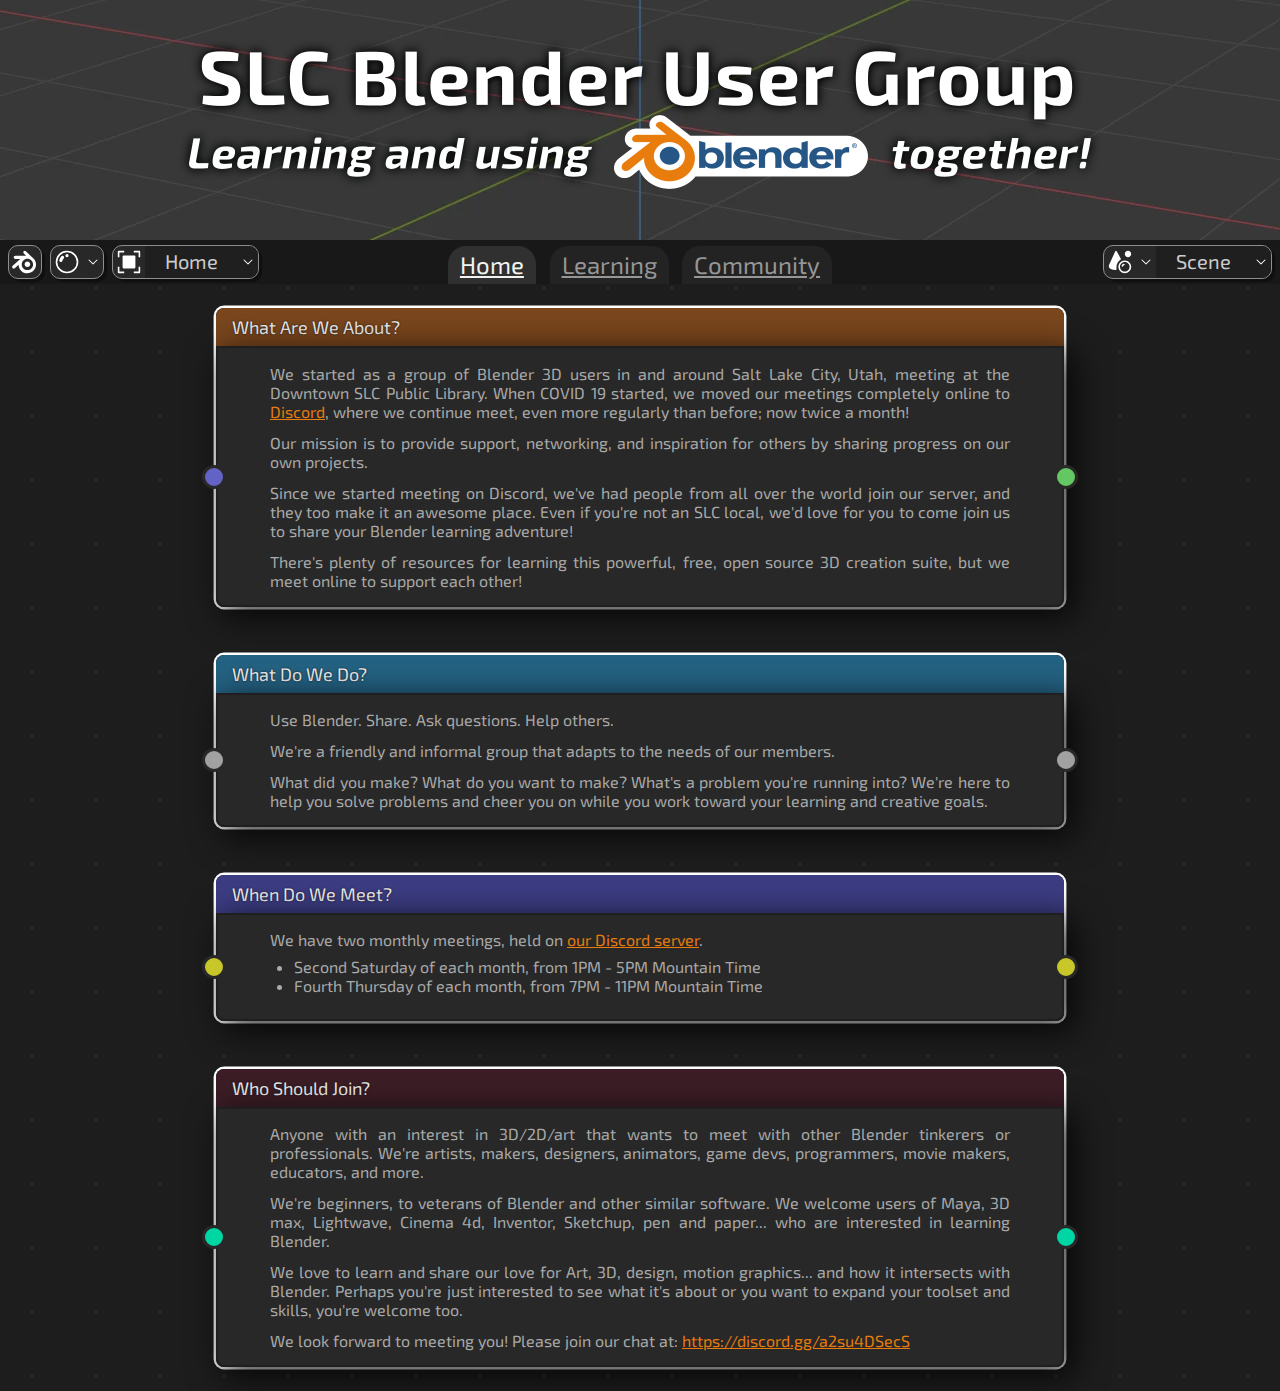
<file: index.html>
<!DOCTYPE html>
<html lang="en">
  <head>
    <meta charset="UTF-8" />
    <meta name="viewport" content="width=device-width, initial-scale=1.0" />
    <meta name="description" content="Learning and using Blender together!" />
    <link rel="stylesheet" href="styles.css" />
    <title>SLC Blender User Group</title>
  </head>
  <body>
    <header class="header-background">
      <div class="container">
        <h1>
          <span>
            SLC Blender User Group:
            <em>Learning and using Blender together!</em>
          </span>
        </h1>
      </div>
    </header>
    <nav>
      <div class="nav-decoration left">
        <div class="nav-bar-button small">
          <a class="icon-link" href="https://www.blender.org/" target="_blank">
            <span class="nav-bar-icon icon-image-blender-logo"></span>
          </a>
        </div>
        <div class="nav-bar-button extraDecoration">
          <div class="nav-bar-icon icon-image-node-material"></div>
          <div class="icon-down-arrow"></div>
        </div>
        <div class="nav-bar-button extraDecoration">
          <div class="nav-bar-icon icon-image-object-data"></div>
          <div class="icon-text">Home</div>
          <div class="icon-down-arrow"></div>
        </div>
      </div>
      <div class="navBarPageSelectors">
        <ul class="nav-bar-page-tabs">
          <li class="nav-bar-tab current-page">
            <a href="./">Home</a>
          </li>
          <li class="nav-bar-tab">
            <a href="learning/">Learning</a>
          </li>
          <li class="nav-bar-tab">
            <a href="community/">Community</a>
          </li>
        </ul>
      </div>
      <div class="nav-decoration right">
        <div class="nav-bar-button">
          <div class="nav-bar-icon icon-image-scene-data"></div>
          <div class="icon-down-arrow"></div>
          <div class="icon-text">Scene</div>
          <div class="icon-down-arrow"></div>
        </div>
        <div class="nav-bar-button gizmo-shading-toggle">
          <div class="gizmo-toggle hidden-input">
            <input
              type="checkbox"
              id="gizmo-overlay"
              name="gizmo-overlay"
              value="gizmo"
            />
            <div class="gizmo-icon">
              <label for="gizmo-overlay">
                <div class="nav-bar-icon icon-image-gizmo"></div>
              </label>
            </div>
            <div class="gizmo-reveal-image"></div>
          </div>
          <div class="icon-down-arrow"></div>
        </div>
        <div class="goat-shading-toggle hidden">
          <input
            type="radio"
            id="shading-wireframe"
            value="shading-wireframe"
            name="shading-picker"
            checked
          />
          <input
            type="radio"
            id="shading-solid"
            value="shading-solid"
            name="shading-picker"
          />
          <input
            type="radio"
            value="shading-material"
            id="shading-material"
            name="shading-picker"
          />
          <input
            type="radio"
            value="shading-rendered"
            id="shading-rendered"
            name="shading-picker"
          />
          <div class="shading-toggle-buttons nav-bar-button">
            <label class="nav-bar-render-picker" for="shading-wireframe">
              <div class="nav-bar-icon icon-image-shading-wireframe"></div>
            </label>
            <label class="nav-bar-render-picker" for="shading-solid">
              <div class="nav-bar-icon icon-image-shading-solid"></div>
            </label>
            <label class="nav-bar-render-picker" for="shading-material">
              <div class="nav-bar-icon icon-image-shading-material"></div>
            </label>
            <label class="nav-bar-render-picker" for="shading-rendered">
              <div class="nav-bar-icon icon-image-shading-rendered"></div>
            </label>
            <div class="icon-down-arrow"></div>
          </div>
          <div id="rendered-goat-container">
            <div class="rendered-goat-image viewport-goat-wireframe"></div>
            <div class="rendered-goat-image viewport-goat-solid"></div>
            <div class="rendered-goat-image viewport-goat-material"></div>
            <div class="rendered-goat-image viewport-goat-rendered"></div>
          </div>
        </div>
      </div>
    </nav>
    <main>
      <div class="container content">
        <div class="node-grid-row">
          <div class="node-block">
            <!-- Pick node label color -->
            <div class="node-label node-label-orange">
              <div class="icon downward-arrow"></div>
              <h2 class="node-label-text">What Are We About?</h2>
              <div></div>
            </div>
            <div class="node-body">
              <div class="node-entry">
                <!-- Pick whether or not entry socket is present + color -->
                <div class="node-socket socket-entry node-socket-purple"></div>
                <div class="node-value">
                  <p>
                    We started as a group of Blender 3D users in and around Salt
                    Lake City, Utah, meeting at the Downtown SLC Public Library.
                    When COVID 19 started, we moved our meetings completely
                    online to
                    <a href="https://discord.gg/a2su4DSecS" target="_blank"
                      >Discord</a
                    >, where we continue meet, even more regularly than before;
                    now twice a month!
                  </p>
                  <p>
                    Our mission is to provide support, networking, and
                    inspiration for others by sharing progress on our own
                    projects.
                  </p>
                  <p>
                    Since we started meeting on Discord, we've had people from
                    all over the world join our server, and they too make it an
                    awesome place. Even if you're not an SLC local, we'd love
                    for you to come join us to share your Blender learning
                    adventure!
                  </p>
                  <p>
                    There's plenty of resources for learning this powerful,
                    free, open source 3D creation suite, but we meet online to
                    support each other!
                  </p>
                </div>
                <!-- Pick whether or not exit socket is present + color -->
                <div class="node-socket socket-exit node-socket-green"></div>
              </div>
            </div>
          </div>
        </div>
        <div class="node-grid-row">
          <div class="node-block">
            <!-- Pick node label color -->
            <div class="node-label node-label-blue">
              <div class="icon downward-arrow"></div>
              <h2 class="node-label-text">What Do We Do?</h2>
              <div></div>
            </div>
            <div class="node-body">
              <div class="node-entry">
                <!-- Pick whether or not entry socket is present + color -->
                <div class="node-socket socket-entry node-socket-grey"></div>
                <div class="node-value">
                  <p>Use Blender. Share. Ask questions. Help others.</p>
                  <p>
                    We're a friendly and informal group that adapts to the needs
                    of our members.
                  </p>
                  <p>
                    What did you make? What do you want to make? What's a
                    problem you're running into? We're here to help you solve
                    problems and cheer you on while you work toward your
                    learning and creative goals.
                  </p>
                </div>
                <!-- Pick whether or not exit socket is present + color -->
                <div class="node-socket socket-exit node-socket-grey"></div>
              </div>
            </div>
          </div>
        </div>
        <div class="node-grid-row">
          <div class="node-block">
            <!-- Pick node label color -->
            <div class="node-label node-label-purple">
              <div class="icon downward-arrow"></div>
              <h2 class="node-label-text">When Do We Meet?</h2>
              <div></div>
            </div>
            <div class="node-body">
              <div class="node-entry">
                <!-- Pick whether or not entry socket is present + color -->
                <div class="node-socket socket-entry node-socket-yellow"></div>
                <div class="node-value">
                  <p>
                    We have two monthly meetings, held on
                    <a href="https://discord.gg/a2su4DSecS" target="_blank"
                      >our Discord server</a
                    >.
                  </p>
                  <ul>
                    <li>
                      Second Saturday of each month, from 1PM - 5PM Mountain
                      Time
                    </li>
                    <li>
                      Fourth Thursday of each month, from 7PM - 11PM Mountain
                      Time
                    </li>
                  </ul>
                </div>
                <!-- Pick whether or not exit socket is present + color -->
                <div class="node-socket socket-exit node-socket-yellow"></div>
              </div>
            </div>
          </div>
        </div>
        <div class="node-grid-row">
          <div class="node-block">
            <!-- Pick node label color -->
            <div class="node-label node-label-red">
              <div class="icon downward-arrow"></div>
              <h2 class="node-label-text">Who Should Join?</h2>
              <div></div>
            </div>
            <div class="node-body">
              <div class="node-entry">
                <!-- Pick whether or not entry socket is present + color -->
                <div class="node-socket socket-entry node-socket-blue"></div>
                <div class="node-value">
                  <p>
                    Anyone with an interest in 3D/2D/art that wants to meet with
                    other Blender tinkerers or professionals. We're artists,
                    makers, designers, animators, game devs, programmers, movie
                    makers, educators, and more.
                  </p>
                  <p>
                    We're beginners, to veterans of Blender and other similar
                    software. We welcome users of Maya, 3D max, Lightwave,
                    Cinema 4d, Inventor, Sketchup, pen and paper... who are
                    interested in learning Blender.
                  </p>
                  <p>
                    We love to learn and share our love for Art, 3D, design,
                    motion graphics... and how it intersects with Blender.
                    Perhaps you're just interested to see what it's about or you
                    want to expand your toolset and skills, you're welcome too.
                  </p>
                  <p>
                    We look forward to meeting you! Please join our chat at:
                    <a href="https://discord.gg/a2su4DSecS" target="_blank"
                      >https://discord.gg/a2su4DSecS</a
                    >
                  </p>
                </div>
                <!-- Pick whether or not exit socket is present + color -->
                <div class="node-socket socket-exit node-socket-blue"></div>
              </div>
            </div>
          </div>
        </div>
      </div>
    </main>
  </body>
</html>
</file>
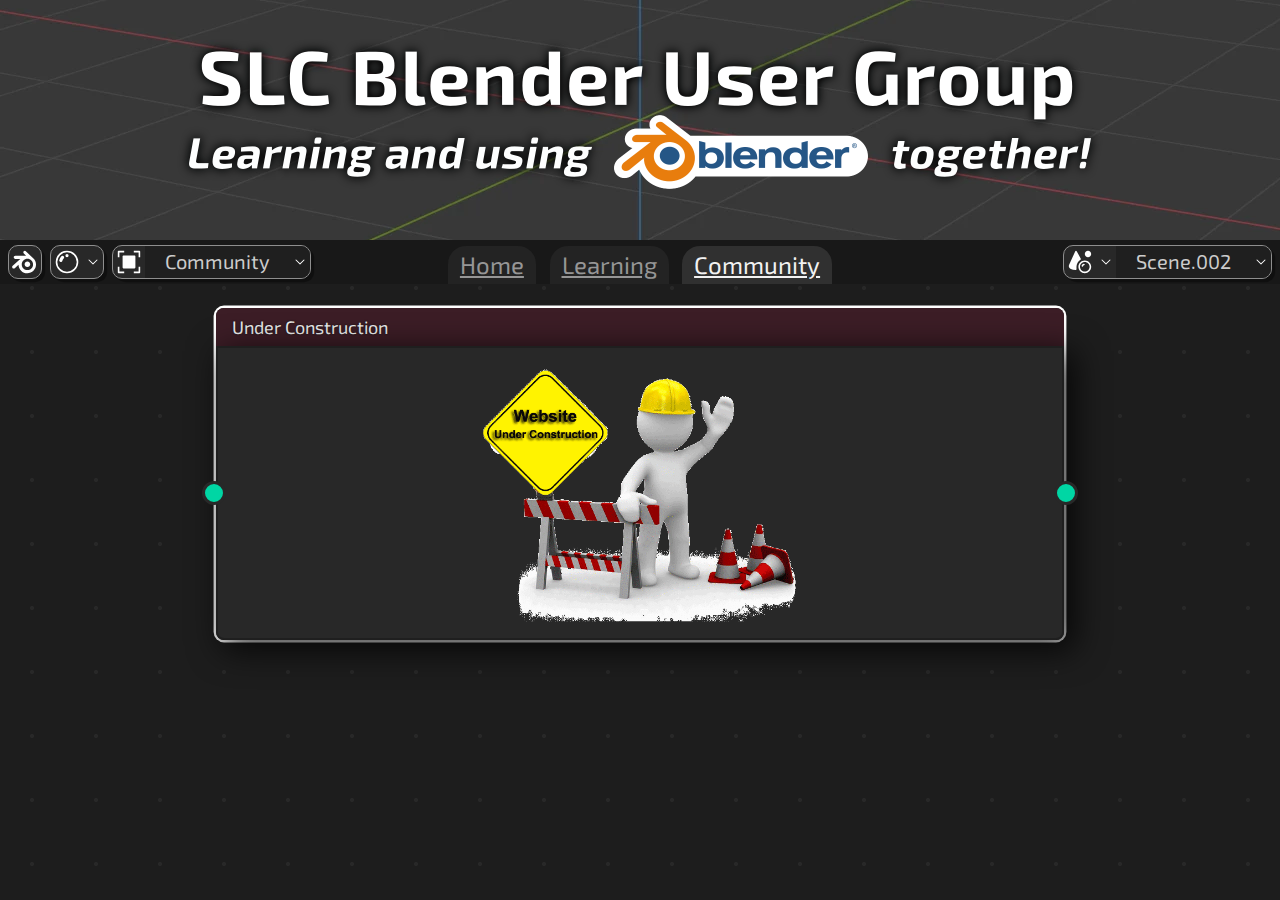
<file: community/index.html>
<!DOCTYPE html>
<html lang="en">
  <head>
    <meta charset="UTF-8" />
    <meta name="viewport" content="width=device-width, initial-scale=1.0" />
    <link rel="stylesheet" href="../styles.css" />
    <title>Community Showcase</title>
  </head>
  <body>
    <header class="header-background">
      <div class="container">
        <h1>
          <span>
            SLC Blender User Group:
            <em>Learning and using Blender together!</em>
          </span>
        </h1>
      </div>
    </header>
    <nav>
      <div class="nav-decoration left">
        <div class="nav-bar-button">
          <a class="icon-link" href="https://www.blender.org/" target="_blank">
            <span class="nav-bar-icon icon-image-blender-logo"></span>
          </a>
        </div>
        <div class="nav-bar-button extraDecoration">
          <div class="nav-bar-icon icon-image-node-material"></div>
          <div class="icon-down-arrow"></div>
        </div>
        <div class="nav-bar-button">
          <div class="nav-bar-icon icon-image-object-data"></div>
          <div class="icon-text">Community</div>
          <div class="icon-down-arrow"></div>
        </div>
      </div>
      <div class="navBarPageSelectors">
        <ul class="nav-bar-page-tabs">
          <li class="nav-bar-tab">
            <a href="../">Home</a>
          </li>
          <li class="nav-bar-tab">
            <a href="../learning/">Learning</a>
          </li>
          <li class="nav-bar-tab current-page">
            <a href="../community/">Community</a>
          </li>
        </ul>
      </div>
      <div class="nav-decoration right">
        <div class="nav-bar-button">
          <div class="nav-bar-icon icon-image-scene-data"></div>
          <div class="icon-down-arrow"></div>
          <div class="icon-text">Scene.002</div>
          <div class="icon-down-arrow"></div>
        </div>
        <div class="nav-bar-button gizmo-shading-toggle">
          <div class="gizmo-toggle hidden">
            <input
              type="checkbox"
              id="gizmo-overlay"
              name="gizmo-overlay"
              value="gizmo"
            />
            <div class="gizmo-icon">
              <label for="gizmo-overlay">
                <div class="nav-bar-icon icon-image-gizmo"></div>
              </label>
            </div>
            <div class="gizmo-reveal-image"></div>
          </div>
          <div class="icon-down-arrow"></div>
        </div>
        <div class="goat-shading-toggle hidden">
          <input
            type="radio"
            id="shading-wireframe"
            value="shading-wireframe"
            name="shading-picker"
            checked
          />
          <input
            type="radio"
            id="shading-solid"
            value="shading-solid"
            name="shading-picker"
          />
          <input
            type="radio"
            value="shading-material"
            id="shading-material"
            name="shading-picker"
          />
          <input
            type="radio"
            value="shading-rendered"
            id="shading-rendered"
            name="shading-picker"
          />
          <div class="shading-toggle-buttons nav-bar-button">
            <label class="nav-bar-render-picker" for="shading-wireframe">
              <div class="nav-bar-icon icon-image-shading-wireframe"></div>
            </label>
            <label class="nav-bar-render-picker" for="shading-solid">
              <div class="nav-bar-icon icon-image-shading-solid"></div>
            </label>
            <label class="nav-bar-render-picker" for="shading-material">
              <div class="nav-bar-icon icon-image-shading-material"></div>
            </label>
            <label class="nav-bar-render-picker" for="shading-rendered">
              <div class="nav-bar-icon icon-image-shading-rendered"></div>
            </label>
            <div class="icon-down-arrow"></div>
          </div>
          <div id="rendered-goat-container">
            <div class="rendered-goat-image viewport-goat-wireframe"></div>
            <div class="rendered-goat-image viewport-goat-solid"></div>
            <div class="rendered-goat-image viewport-goat-material"></div>
            <div class="rendered-goat-image viewport-goat-rendered"></div>
          </div>
        </div>
      </div>
    </nav>
    <main>
      <div class="container content">
        <div class="node-grid-row">
          <div class="node-block">
            <!-- Pick node label color -->
            <div class="node-label node-label-red">
              <div class="icon downward-arrow"></div>
              <h2 class="node-label-text">Under Construction</h2>
              <div></div>
            </div>
            <div class="node-body">
              <div class="node-entry">
                <!-- Pick whether or not entry socket is present + color -->
                <div class="node-socket socket-entry node-socket-blue"></div>
                <div class="node-value">
                  <img
                    src="../assets/Under_Construction.gif"
                    style="width: 320px; margin: auto"
                  />
                </div>
                <!-- Pick whether or not exit socket is present + color -->
                <div class="node-socket socket-exit node-socket-blue"></div>
              </div>
            </div>
          </div>
        </div>
      </div>
    </main>
  </body>
</html>
</file>
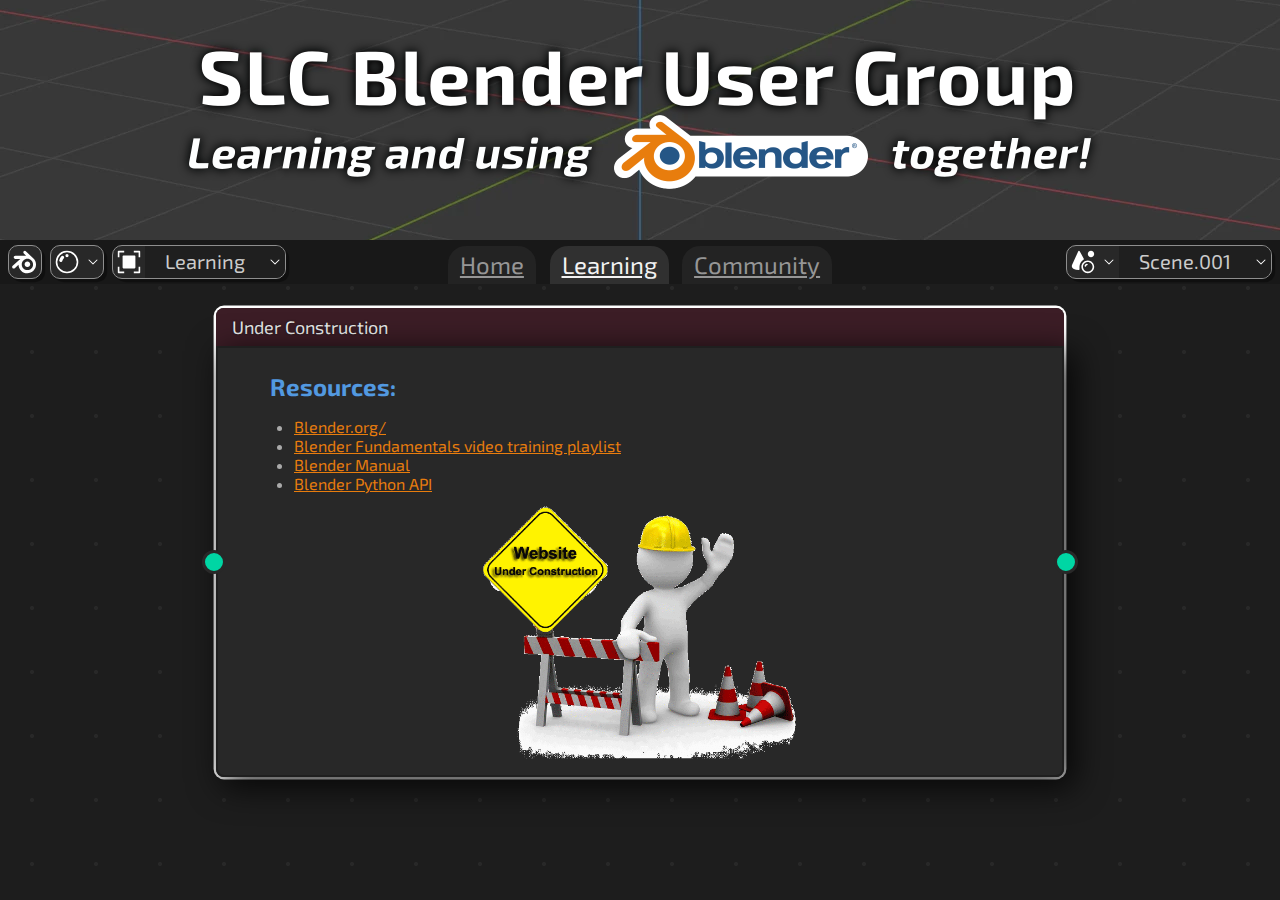
<file: learning/index.html>
<!DOCTYPE html>
<html lang="en">
  <head>
    <meta charset="UTF-8" />
    <meta name="viewport" content="width=device-width, initial-scale=1.0" />
    <link rel="stylesheet" href="../styles.css" />
    <title>Learning Resources</title>
  </head>
  <body>
    <header class="header-background">
      <div class="container">
        <h1>
          <span>
            SLC Blender User Group:
            <em>Learning and using Blender together!</em>
          </span>
        </h1>
      </div>
    </header>
    <nav>
      <div class="nav-decoration left">
        <div class="nav-bar-button">
          <a class="icon-link" href="https://www.blender.org/" target="_blank">
            <span class="nav-bar-icon icon-image-blender-logo"></span>
          </a>
        </div>
        <div class="nav-bar-button extraDecoration">
          <div class="nav-bar-icon icon-image-node-material"></div>
          <div class="icon-down-arrow"></div>
        </div>
        <div class="nav-bar-button">
          <div class="nav-bar-icon icon-image-object-data"></div>
          <div class="icon-text">Learning</div>
          <div class="icon-down-arrow"></div>
        </div>
      </div>
      <div class="navBarPageSelectors">
        <ul class="nav-bar-page-tabs">
          <li class="nav-bar-tab">
            <a href="../">Home</a>
          </li>
          <li class="nav-bar-tab current-page">
            <a href="../learning/">Learning</a>
          </li>
          <li class="nav-bar-tab">
            <a href="../community/">Community</a>
          </li>
        </ul>
      </div>
      <div class="nav-decoration right">
        <div class="nav-bar-button">
          <div class="nav-bar-icon icon-image-scene-data"></div>
          <div class="icon-down-arrow"></div>
          <div class="icon-text">Scene.001</div>
          <div class="icon-down-arrow"></div>
        </div>
        <div class="nav-bar-button gizmo-shading-toggle">
          <div class="gizmo-toggle hidden">
            <input
              type="checkbox"
              id="gizmo-overlay"
              name="gizmo-overlay"
              value="gizmo"
            />
            <div class="gizmo-icon">
              <label for="gizmo-overlay">
                <div class="nav-bar-icon icon-image-gizmo"></div>
              </label>
            </div>
            <div class="gizmo-reveal-image"></div>
          </div>
          <div class="icon-down-arrow"></div>
        </div>
        <div class="goat-shading-toggle hidden">
          <input
            type="radio"
            id="shading-wireframe"
            value="shading-wireframe"
            name="shading-picker"
            checked
          />
          <input
            type="radio"
            id="shading-solid"
            value="shading-solid"
            name="shading-picker"
          />
          <input
            type="radio"
            value="shading-material"
            id="shading-material"
            name="shading-picker"
          />
          <input
            type="radio"
            value="shading-rendered"
            id="shading-rendered"
            name="shading-picker"
          />
          <div class="shading-toggle-buttons nav-bar-button">
            <label class="nav-bar-render-picker" for="shading-wireframe">
              <div class="nav-bar-icon icon-image-shading-wireframe"></div>
            </label>
            <label class="nav-bar-render-picker" for="shading-solid">
              <div class="nav-bar-icon icon-image-shading-solid"></div>
            </label>
            <label class="nav-bar-render-picker" for="shading-material">
              <div class="nav-bar-icon icon-image-shading-material"></div>
            </label>
            <label class="nav-bar-render-picker" for="shading-rendered">
              <div class="nav-bar-icon icon-image-shading-rendered"></div>
            </label>
            <div class="icon-down-arrow"></div>
          </div>
          <div id="rendered-goat-container">
            <div class="rendered-goat-image viewport-goat-wireframe"></div>
            <div class="rendered-goat-image viewport-goat-solid"></div>
            <div class="rendered-goat-image viewport-goat-material"></div>
            <div class="rendered-goat-image viewport-goat-rendered"></div>
          </div>
        </div>
      </div>
    </nav>
    <main>
      <div class="container content">
        <div class="node-grid-row">
          <div class="node-block">
            <!-- Pick node label color -->
            <div class="node-label node-label-red">
              <div class="icon downward-arrow"></div>
              <h2 class="node-label-text">Under Construction</h2>
              <div></div>
            </div>
            <div class="node-body">
              <div class="node-entry">
                <!-- Pick whether or not entry socket is present + color -->
                <div class="node-socket socket-entry node-socket-blue"></div>
                <div class="node-value">
                  <h2>Resources:</h2>
                  <ul>
                    <li>
                      <a href="https://blender.org/" target="_blank"
                        >Blender.org/</a
                      >
                    </li>
                    <li>
                      <a
                        href="https://www.youtube.com/playlist?list=PLa1F2ddGya_-UvuAqHAksYnB0qL9yWDO6"
                        target="_blank"
                        >Blender Fundamentals video training playlist</a
                      >
                    </li>
                    <li>
                      <a
                        href="https://docs.blender.org/manual/en/latest/"
                        target="_blank"
                        >Blender Manual</a
                      >
                    </li>
                    <li>
                      <a
                        href="https://docs.blender.org/api/current/"
                        target="_blank"
                        >Blender Python API</a
                      >
                    </li>
                  </ul>
                  <img
                    src="../assets/Under_Construction.gif"
                    style="width: 320px; margin: auto"
                  />
                </div>
                <!-- Pick whether or not exit socket is present + color -->
                <div class="node-socket socket-exit node-socket-blue"></div>
              </div>
            </div>
          </div>
        </div>
      </div>
    </main>
  </body>
</html>
</file>
<file: styles.css>
@import url("https://fonts.googleapis.com/css2?family=Exo+2:ital,wght@0,100..900;1,100..900&display=swap");

/* Global styles */
* {
  box-sizing: border-box;
  margin: 0;
  padding: 0;
  line-height: inherit;
}
body {
  font-family: "Exo 2", sans-serif;
  font-optical-sizing: auto;
  font-weight: 400;
  font-style: normal;
  margin: 0;
  background-color: #1d1d1d;
  color: #ccc;
  background-image: radial-gradient(#282828 0.1rem, transparent 0.15rem);
  background-size: 4rem 4rem;
}
em {
  font-style: italic;
}
h1,
h2,
h3 {
  font-weight: 700;
  color: hsl(210, 70%, 60%);
  padding: 0.5rem 0;
}
p + p {
  padding-top: 0.75rem;
}
ul {
  padding: 0.5rem 0 0.5rem 1.5rem;
}
.header-background {
  position: relative;
  width: 100%;
  background-color: #383838;
  background-image: url("./assets/blender_viewport.webp");
  background-position: center;
}
@media (min-width: 1920px) {
  .header-background {
    background-size: cover;
  }
}
.header-background::before {
  position: absolute;
  top: 0;
  left: 0;
  height: 100%;
  width: 100%;
  content: "";
}
h1 {
  margin: 0;
  padding: 0;
  padding-bottom: 25%;
  background-image: url("./assets/slc_blender_user_group_logo.png");
  background-size: contain;
  position: relative;
}
h1 span {
  position: absolute;
  visibility: hidden;
}
.container {
  margin: auto;
  max-width: 960px;
}
.content {
  padding: 0 0.8rem;
}
a,
a:link,
a:visited {
  color: #e87d0d;
}
img {
  max-width: 100%;
  display: block;
}

.hidden input[type="radio"],
input[type="checkbox"] {
  display: none;
}

#rendered-goat-container {
  position: absolute;
  display: none;
  top: 0.5rem;
  right: 0.5rem;
}

.rendered-goat-image {
  display: none;
  height: 14rem;
  width: 14rem;
  background-repeat: no-repeat;
  background-size: cover;
}

@media (min-width: 768px) {
  .content {
    padding: 0 2rem;
  }
}
@media (min-width: 1300px) {
  #rendered-goat-container {
    display: block;
  }
}

/* Navbar styles */
nav {
  background-color: #181818;
  display: grid;
  grid-auto-flow: column;
}

/* Hide navbar decoration on mobile */
.nav-decoration {
  display: none;
  align-items: center;
  padding: 0.25rem;
}
/* Hide extra navbar decoration while on narrow display */
.nav-bar-button.extraDecoration {
  display: none;
}
.nav-decoration.left {
  justify-self: left;
}
.nav-decoration.right {
  justify-self: right;
}

.nav-bar-button {
  background-color: #282828;
  border: 1px solid;
  border-color: #8e8e8e;
  border-radius: 10px;
  justify-content: space-between;
  align-items: center;
  box-shadow: 0.2rem 0.2rem 0 rgba(0, 0, 0, 0.34);
  margin: 0 0.25rem;
  display: flex;
  overflow: hidden;
}

.nav-bar-button:hover {
  background-color: #454545;
}
.nav-bar-button .shading-toggle-buttons {
  margin: 0;
}
div.nav-bar-button.shading-toggle-buttons:hover {
  background-color: #282828;
}

.goat-shading-toggle,
.gizmo-shading-toggle {
  display: none;
}
.nav-bar-render-picker {
  border-right: 1px solid #181818;
  background-color: #545454;
}

.goat-shading-toggle
  input[type="radio"]:nth-child(1):checked
  ~ .shading-toggle-buttons
  label:nth-child(1),
.goat-shading-toggle
  input[type="radio"]:nth-child(2):checked
  ~ .shading-toggle-buttons
  label:nth-child(2),
.goat-shading-toggle
  input[type="radio"]:nth-child(3):checked
  ~ .shading-toggle-buttons
  label:nth-child(3),
.goat-shading-toggle
  input[type="radio"]:nth-child(4):checked
  ~ .shading-toggle-buttons
  label:nth-child(4) {
  background-color: #4772b3;
}

.gizmo-toggle input[type="checkbox"]:nth-child(1):checked ~ .gizmo-icon {
  background-color: #4772b3;
}
.gizmo-reveal-image {
  display: none;
}

.gizmo-toggle input[type="checkbox"]:nth-child(1):checked ~ .gizmo-reveal-image {
  display: block;
}

.goat-shading-toggle
  input[type="radio"]:nth-child(1):checked
  ~ #rendered-goat-container
  div:nth-child(1),
.goat-shading-toggle
  input[type="radio"]:nth-child(2):checked
  ~ #rendered-goat-container
  div:nth-child(2),
.goat-shading-toggle
  input[type="radio"]:nth-child(3):checked
  ~ #rendered-goat-container
  div:nth-child(3),
.goat-shading-toggle
  input[type="radio"]:nth-child(4):checked
  ~ #rendered-goat-container
  div:nth-child(4) {
  display: block;
}

.icon-link {
  display: inline-block;
  text-decoration: none;
}

.icon-text {
  font-size: 1.25rem;
  background-color: #1f1f1f;
  padding: 0.2rem 1.25rem;
  height: 2rem;
}
ul.nav-bar-page-tabs {
  display: block;
  margin: 0;
  text-align: center;
  list-style-type: none;
  padding: 0;
}
li.nav-bar-tab {
  display: inline-block;
}

.nav-bar-page-tabs a:hover {
  background-color: #777;
  color: #222;
}
.nav-bar-tab a {
  display: block;
  color: #969696;
  font-size: 1.2rem;
  line-height: 1.6em;
  background-color: #232323;
  padding: 0 0.5em;
  margin: 0.25em 0.2em 0;
  border-radius: 0.75em 0.75em 0 0;
}
li.nav-bar-tab.current-page a {
  background-color: #303030;
}
.nav-bar-tab.current-page a {
  color: #f2f2f2;
}
@media (min-width: 768px) {
  nav {
    grid-template-columns: 1fr 400px 1fr;
  }
  .nav-decoration {
    display: flex;
  }
  .nav-bar-tab a {
    font-size: 1.5rem;
  }
}

@media (min-width: 960px) {
  .nav-bar-button.extraDecoration {
    display: flex;
  }
}
@media (min-width: 1300px) {
  .goat-shading-toggle,
  .gizmo-shading-toggle {
    display: flex;
  }
}

/* Graph node styles */
.node-grid-row {
  display: grid;
  padding: 0.5rem 0.15rem;
}
.node-block {
  display: inline-grid;
  margin: 0.5rem;
  box-shadow: 0 0 0 0.15rem #fff;
  border-radius: 0.5rem;
}

.node-label {
  align-items: center;
  background-color: #202020;
  text-shadow: rgb(18, 18, 18) 0 0 2px;
  border-top-left-radius: 0.5rem;
  border-top-right-radius: 0.5rem;
  cursor: grab;
  display: flex;
  padding: 0.5rem 1rem;
}

.node-label-blue {
  background-color: #246283;
}
.node-label-orange {
  background-color: #79461d;
}
.node-label-purple {
  background-color: #3c3c83;
}
.node-label-red {
  background-color: #3c1d26;
}
.node-label-green {
  background-color: #2b652b;
}

.node-label-text {
  color: #ededed;
  cursor: grab;
  font-size: large;
  padding: 0;
  font-weight: 400;
}

.node-body {
  background-color: #282828;
  border-bottom-left-radius: 0.5rem;
  border: 0.15rem solid #1f1f1f;
  border-bottom-right-radius: 0.5rem;
  box-shadow: 0.5rem 0.5rem 2rem 3px rgba(0, 0, 0, 0.75);
  padding: 0.75rem;
}

.node-entry {
  align-items: center;
  display: flex;
  padding: 0.2rem 1rem;
}

.node-value {
  text-align: justify;
  flex: 1;
  width: 100%;
  color: #aaa;
  margin: 0 -2rem;
}

.node-socket {
  border: 0.15rem solid #282828;
  display: block;
  width: 1.5rem;
  height: 1.5rem;
  border-radius: 50%;
  border: 0.2rem solid #282828;
  position: relative;
}

.socket-entry {
  right: 2.75rem;
}
.socket-exit {
  left: 2.75rem;
}

.node-socket-blue {
  background-color: #00d6a4;
}
.node-socket-purple {
  background-color: #6363c7;
}
.node-socket-grey {
  background-color: #a1a1a1;
}
.node-socket-yellow {
  background-color: #c7c729;
}
.node-socket-green {
  background-color: #63c763;
}

.node-socket:hover {
  transform: scale(1.5);
}

@media (min-width: 768px) {
  .node-grid-row {
    padding: 0.75rem;
  }
  .node-block {
    margin: 0.75rem;
  }
  .node-body {
    padding: 0.75rem;
  }
  .node-value {
    margin: 0;
  }
}

/*Icon images*/
.nav-bar-icon {
  display: block;
  height: 2rem;
  width: 2rem;
  background-repeat: no-repeat;
  background-size: cover;
}
.icon-down-arrow {
  background-image: url("./assets/svg/down_arrow.svg");
  height: 1.25rem;
  width: 1.25rem;
}
.icon-text + .icon-down-arrow {
  background-color: #1f1f1f;
  height: 2rem;
  background-position: center;
}
.icon-image-blender-logo {
  background-image: url("./assets/svg/blender.svg");
}
.icon-image-node-material {
  background-image: url("./assets/svg/node_material.svg");
}
.icon-image-object-data {
  background-image: url("./assets/svg/object_data.svg");
}
.icon-image-scene-data {
  background-image: url("./assets/svg/scene_data.svg");
}
.icon-image-gizmo {
  background-image: url("./assets/svg/gizmo.svg");
}
.icon-image-shading-wireframe {
  background-image: url("./assets/svg/shading_wire.svg");
}
.icon-image-shading-solid {
  background-image: url("./assets/svg/shading_solid.svg");
}
.icon-image-shading-material {
  background-image: url("./assets/svg/shading_texture.svg");
}
.icon-image-shading-rendered {
  background-image: url("./assets/svg/shading_rendered.svg");
}
.viewport-goat-wireframe {
  background-image: url(./assets/render_goats/goat_wireframe.webp);
}
.gizmo-reveal-image {
  background-image: url(./assets/gizmo.png);
  position: absolute;
  width: 12.5rem;
  height: 12.5rem;
  top: 18rem;
  right: 0.5rem;
  scale: 0.8;
}
.viewport-goat-solid {
  background-image: url(./assets/render_goats/goat_solid.webp);
}
.viewport-goat-material {
  background-image: url(./assets/render_goats/goat_material_preview.webp);
}
.viewport-goat-rendered {
  background-image: url(./assets/render_goats/goat_rendered.webp);
}
</file>
